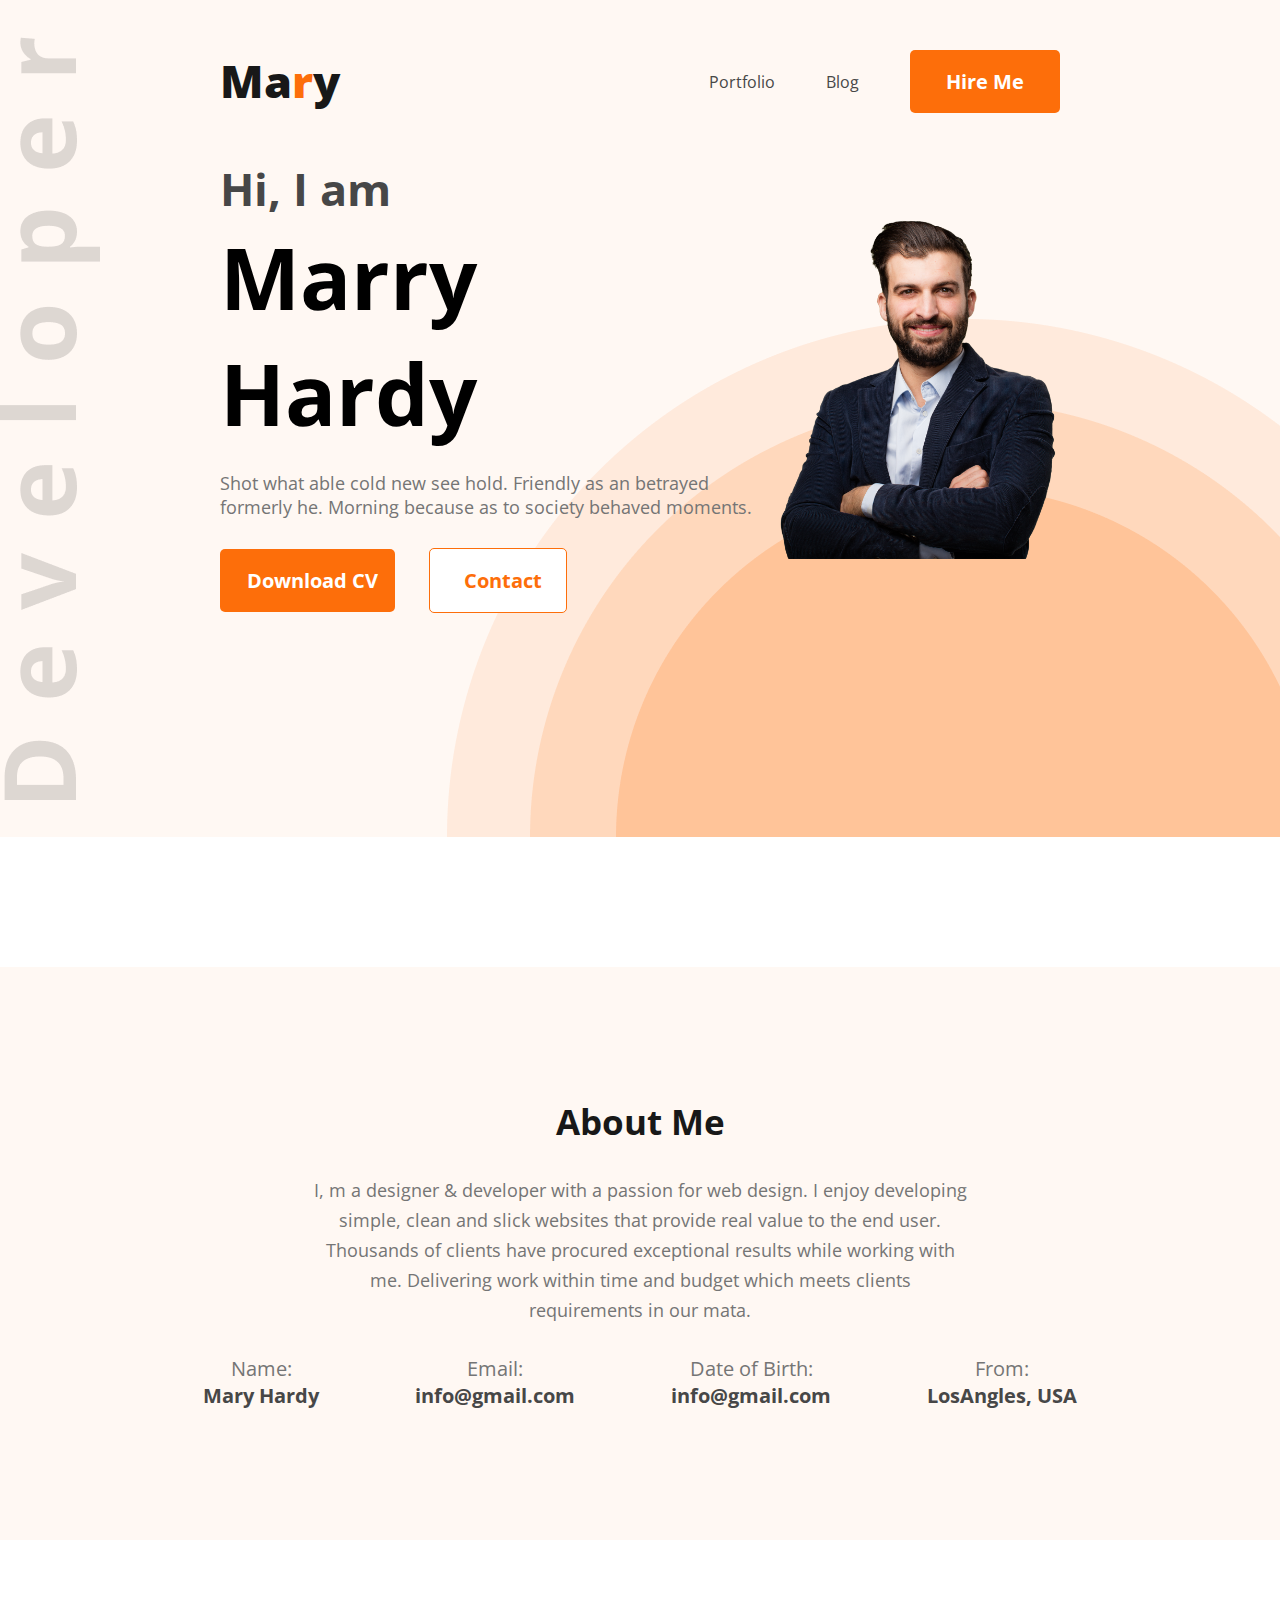
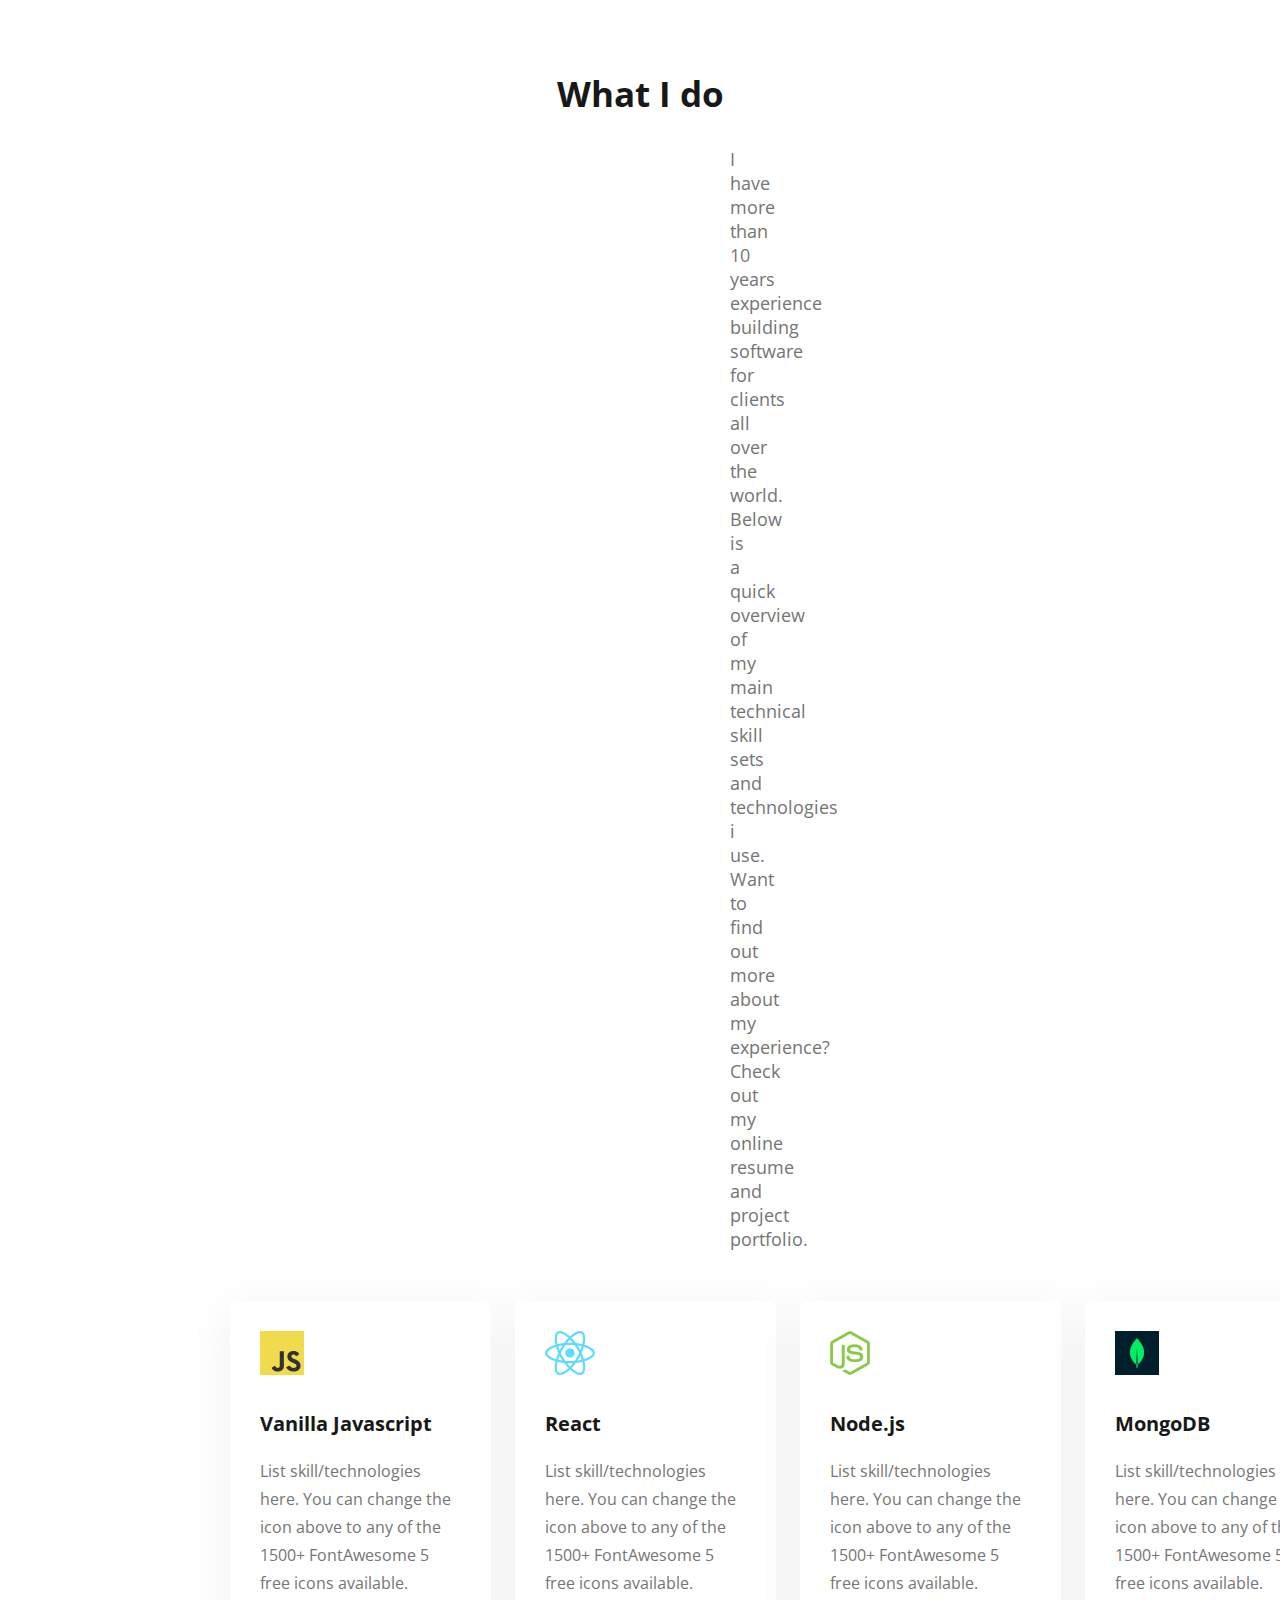
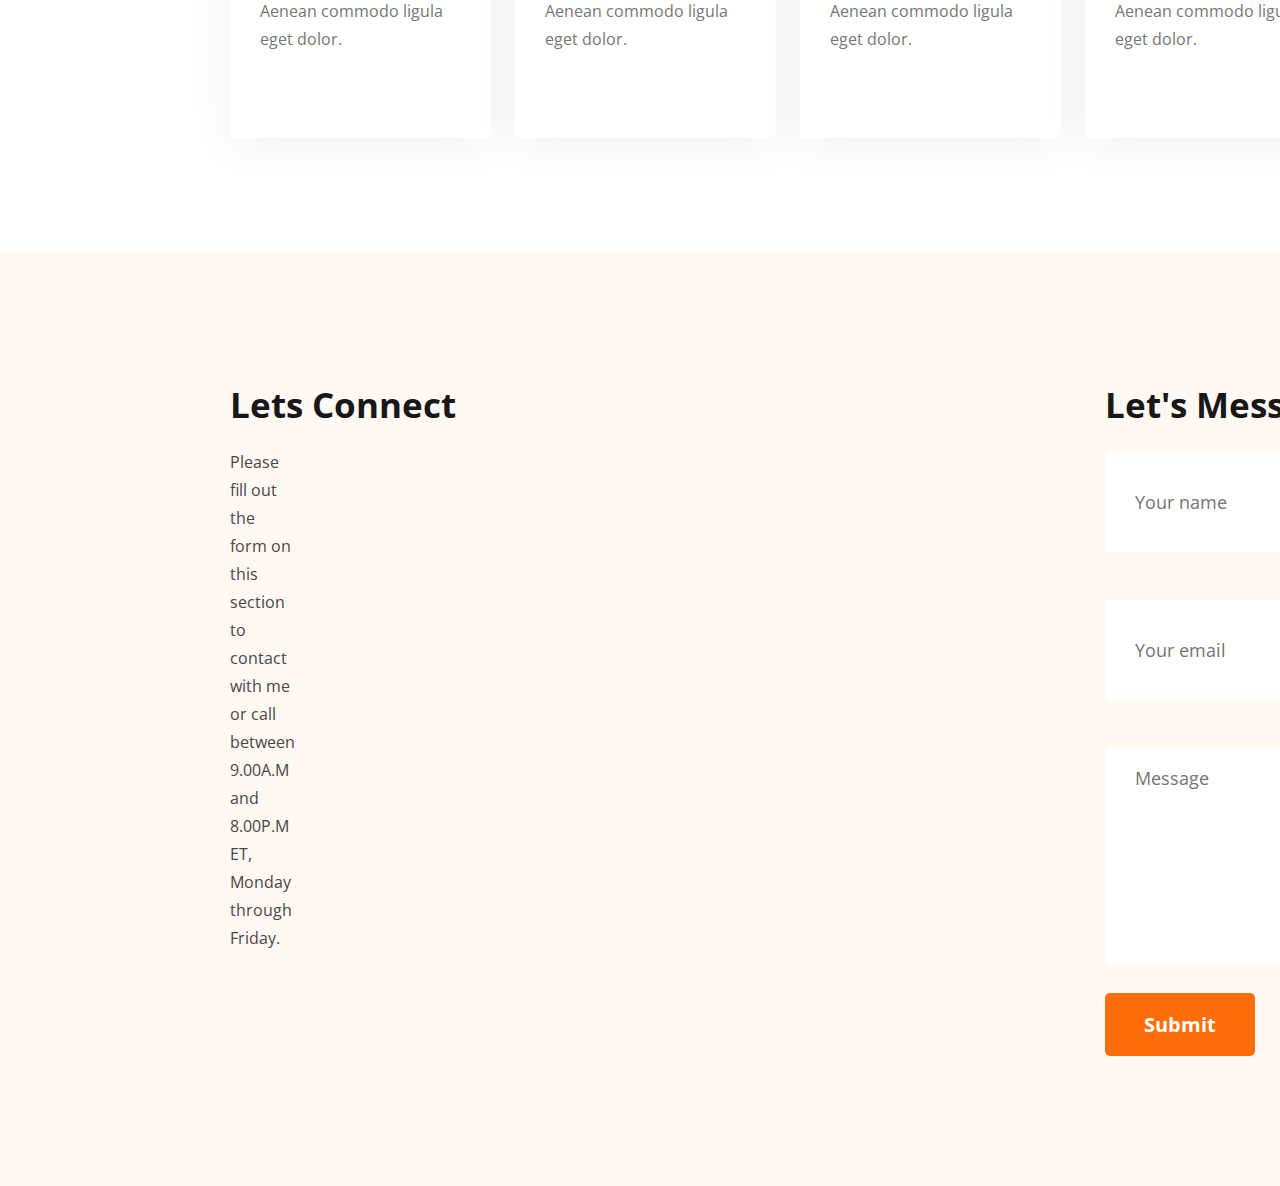
<file: developer-portfolio/index.html>
<!DOCTYPE html>
<html lang="en">

<head>
    <meta charset="UTF-8">
    <meta http-equiv="X-UA-Compatible" content="IE=edge">
    <meta name="viewport" content="width=device-width, initial-scale=1.0">
    <title>Developer Portfolio</title>
    <link rel="stylesheet" href="Styles/portfolio.css">
    <link rel="preconnect" href="https://fonts.googleapis.com">
    <link rel="preconnect" href="https://fonts.gstatic.com" crossorigin>
    <link href="https://fonts.googleapis.com/css2?family=Open+Sans&family=Roboto&family=Space+Grotesk&display=swap"
        rel="stylesheet">
    <link rel="stylesheet" href="https://cdnjs.cloudflare.com/ajax/libs/font-awesome/6.2.1/css/all.min.css"
        integrity="sha512-MV7K8+y+gLIBoVD59lQIYicR65iaqukzvf/nwasF0nqhPay5w/9lJmVM2hMDcnK1OnMGCdVK+iQrJ7lzPJQd1w=="
        crossorigin="anonymous" referrerpolicy="no-referrer" />
</head>

<body>
    <header id="header">
        <nav>
            <h2 class="logo">Ma<span class="logo-orange">r</span>y</h2>
            <ul>
                <li>Portfolio</li>
                <li>Blog</li>
                <li><button class="btn-hire">Hire Me</button></li>
            </ul>
        </nav>
        <!-- header banner -->
        <div class="header-banner">
            <div>
                <hgroup>
                    <h3 class="banner-sub-title">Hi, I am</h3>
                    <h1 class="banner-title">Marry Hardy</h1>
                </hgroup>
                <p class="banner-description">
                    Shot what able cold new see hold. Friendly as an betrayed formerly
                    he. Morning because as to society behaved moments.
                </p>
                <button class="btn-cv"><i class="fa-solid fa-download"></i> Download CV</button>
                <button class="btn-contact"><i class="fa-solid fa-phone"></i> Contact</button>
            </div>
            <div>
                <img src="images/hardy.png" alt="">
            </div>
        </div>
    </header>

    <main>
        <section id="about-me">
            <h3 class="about-title">About Me</h3>
            <p class="about-description">I, m a designer & developer with a passion for web design. I enjoy developing
                simple, clean and slick
                websites that provide real value to the end user. Thousands of clients have procured exceptional
                results
                while working with me. Delivering work within time and budget which meets clients requirements in
                our
                mata.
            </p>
            <div class="about-info">
                <p>Name: <br><span class="info-title">Mary Hardy</span></p>
                <p>Email: <br><span class="info-title">info@gmail.com</span></p>
                <p>Date of Birth:<br><span class="info-title">info@gmail.com</span></p>
                <p>From: <br><span class="info-title">LosAngles, USA</span></p>
            </div>
        </section>
        <section id="what-i-do">
            <div class="what-description">
                <h1>What I do</h1>
                <p>I have more than 10 years experience building software for clients all over the world. Below is a
                    quick 
                    overview of my main technical skill sets and technologies i use. Want to find out more about my
                    experience? 
                    Check out my online resume and project portfolio.
                </p>
            </div>
            <div class="skills-container">
                <div class="skill">
                    <img src="images/icons/js.png" alt="">
                    <h4>Vanilla Javascript</h4>
                    <p>List skill/technologies here. You can change the icon above to any of the 1500+ FontAwesome 5
                        free icons available. Aenean commodo ligula eget dolor.</p>
                </div>
                <div class="skill">
                    <img src="images/icons/react.png" alt="">
                    <h4>React</h4>
                    <p>List skill/technologies here. You can change the icon above to any of the 1500+ FontAwesome 5
                        free icons available. Aenean commodo ligula eget dolor.</p>
                </div>
                <div class="skill">
                    <img src="images/icons/nodejs.png" alt="">
                    <h4>Node.js</h4>
                    <p>List skill/technologies here. You can change the icon above to any of the 1500+ FontAwesome 5
                        free icons available. Aenean commodo ligula eget dolor.</p>
                </div>
                <div class="skill">
                    <img src="images/icons/mongo.png" alt="">
                    <h4>MongoDB</h4>
                    <p>List skill/technologies here. You can change the icon above to any of the 1500+ FontAwesome 5
                        free icons available. Aenean commodo ligula eget dolor.</p>
                </div>
            </div>
        </section>
        <section id="resume" class="hide">
            <h2 class="resume-title">A summary of My Resume</h2>
            <div class="resume-content">
                <div>
                    <h3 class="content-title">My Education</h3>
                    <div class="resume-item">
                        <h4 class="item-title">Master in Computer Engineering</h4>
                        <h5 class="item-subtitle">Harvard University / 2015 - 2017</h5>
                        <p class="item-para">List skill/technologies here. You can change the icon above to any of the
                            1500+ FontAwesome 5 free icons available. Aenean commodo ligula eget dolor.</p>
                    </div>
                    <hr>
                    <div class="resume-item">
                        <h4 class="item-title">Master in Computer Engineering</h4>
                        <h5 class="item-subtitle">Harvard University / 2015 - 2017</h5>
                        <p class="item-para">List skill/technologies here. You can change the icon above to any of the
                            1500+ FontAwesome 5 free icons available. Aenean commodo ligula eget dolor.</p>
                    </div>
                    <hr>
                    <div class="resume-item">
                        <h4 class="item-title">Master in Computer Engineering</h4>
                        <h5 class="item-subtitle">Harvard University / 2015 - 2017</h5>
                        <p class="item-para">List skill/technologies here. You can change the icon above to any of the
                            1500+ FontAwesome 5 free icons available. Aenean commodo ligula eget dolor.</p>
                    </div>
                </div>
                <div>
                    <h3 class="content-title">My Experience</h3>
                    <div class="resume-item">
                        <h4 class="item-title">Sr. Front End Developer</h4>
                        <h5 class="item-subtitle">Apple Inc / 2020 - Current</h5>
                        <p class="item-para">List skill/technologies here. You can change the icon above to any of the
                            1500+ FontAwesome 5 free icons available. Aenean commodo ligula eget dolor.</p>
                    </div>
                    <hr>
                    <div class="resume-item">
                        <h4 class="item-title">Jr. Front End Developer</h4>
                        <h5 class="item-subtitle">Dribble Inc / 2018 - 2022</h5>
                        <p class="item-para">List skill/technologies here. You can change the icon above to any of the
                            1500+ FontAwesome 5 free icons available. Aenean commodo ligula eget dolor.</p>
                    </div>
                    <hr>
                    <div class="resume-item">
                        <h4 class="item-title">HTML Developer</h4>
                        <h5 class="item-subtitle">Adobe Inc / 2017 - 2018</h5>
                        <p class="item-para">List skill/technologies here. You can change the icon above to any of the
                            1500+ FontAwesome 5 free icons available. Aenean commodo ligula eget dolor.</p>
                    </div>
                </div>
            </div>
            <div class="resume-btn">
                <button class="btn-cv"><i class="fa-solid fa-download"></i> Download CV</button>
            </div>
        </section>
    </main>

    <footer id="footer">
        <section class="sec-footer">
            <div class="lets-connect">
                <h1>Lets Connect</h1>
                <p>Please fill out the form on this section to contact with me or call between 9.00A.M and 8.00P.M ET,
                    Monday through Friday.</p>
                <div class="social-links">
                    <a href="https://www.facebook.com/profile.php?id=100085904625577" target="_blank"><i
                            class="fa-brands fa-facebook"></i></a>
                    <a href="https://github.com/masumbillah99" target="_blank"><i class="fa-brands fa-github"></i></a>
                    <a href="https://www.linkedin.com/in/masumbillah99/" target="_blank"><i
                            class="fa-brands fa-linkedin"></i></a>
                </div>
            </div>
            <div class="contact">
                <h1>Let's Message me</h1>
                <form action="">
                    <input type="text" name="name" id="name" placeholder="Your name"><br>
                    <input type="email" name="email" id="email" placeholder="Your email"><br>
                    <textarea name="message" id="message" cols="30" rows="10" placeholder="Message"></textarea><br>
                    <button type="submit" class="btn-hire">Submit</button>
                </form>
            </div>
        </section>
    </footer>
</body>

</html>
</file>
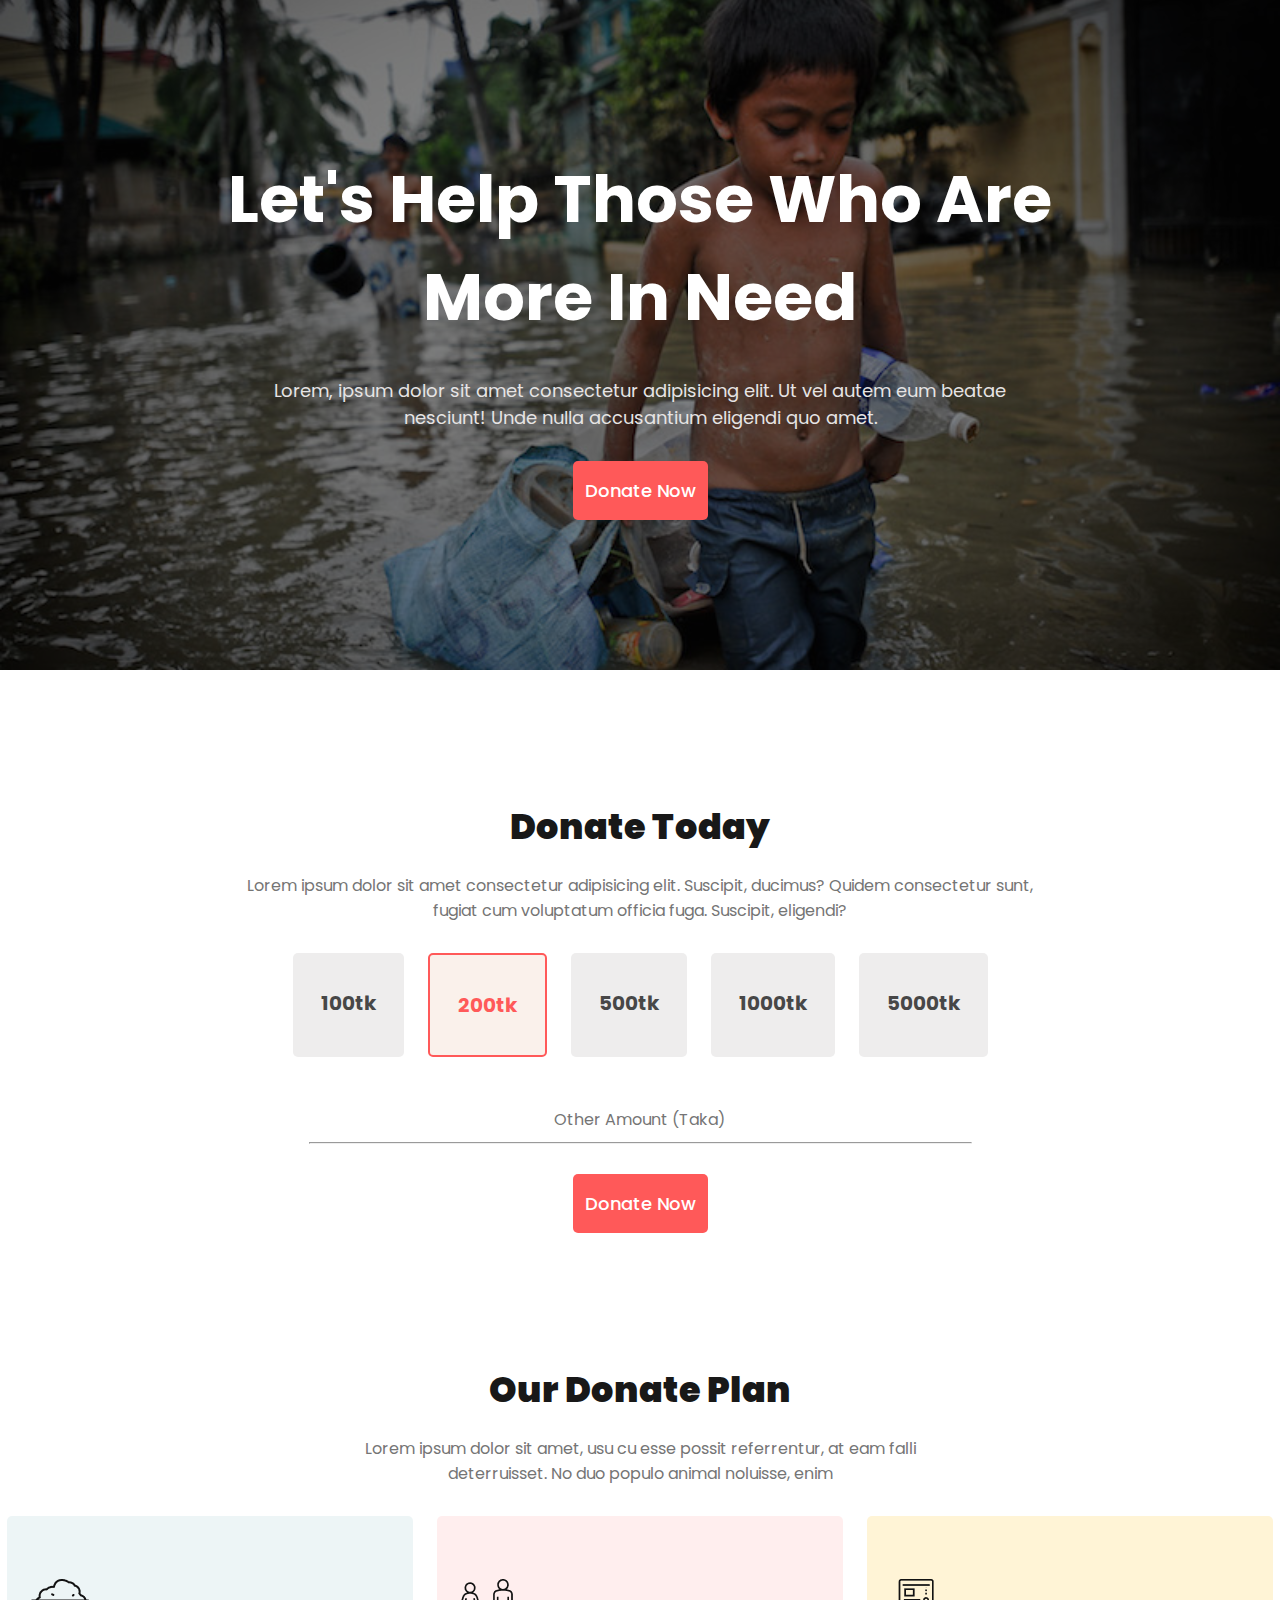
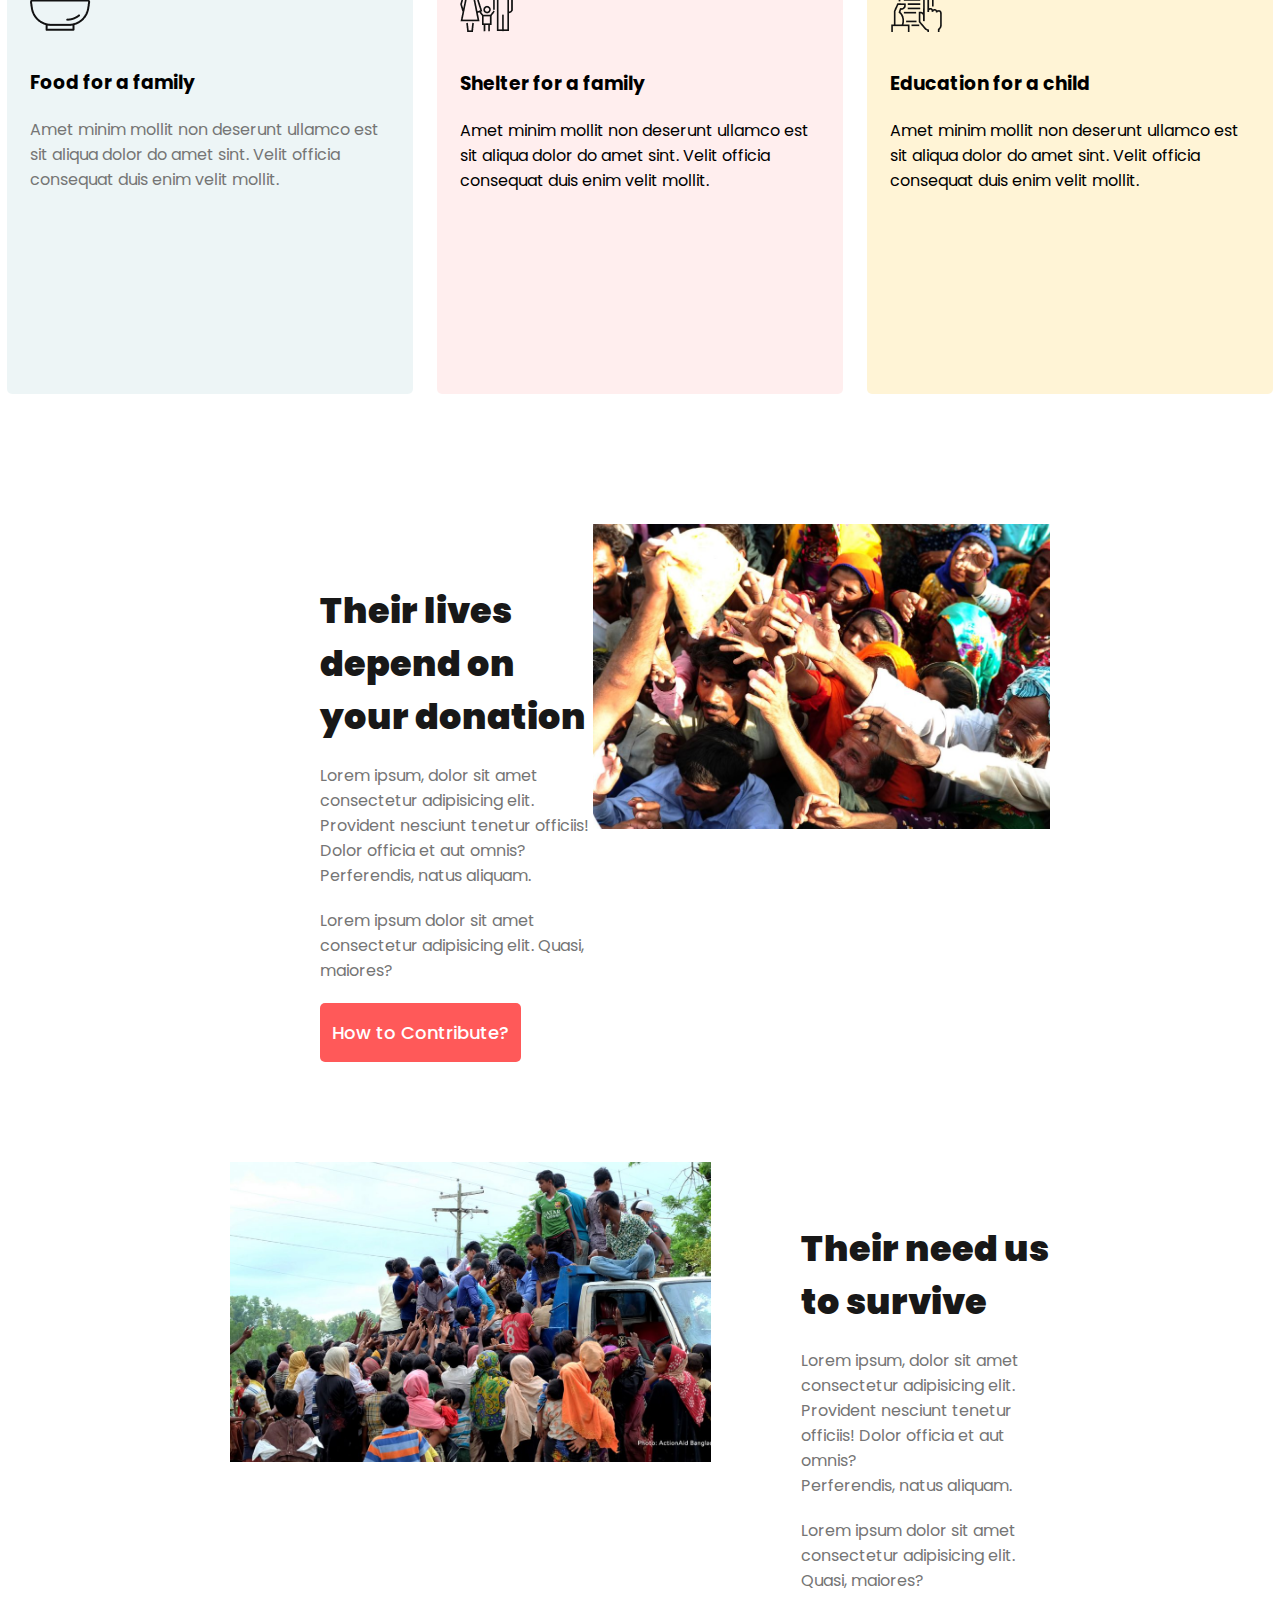
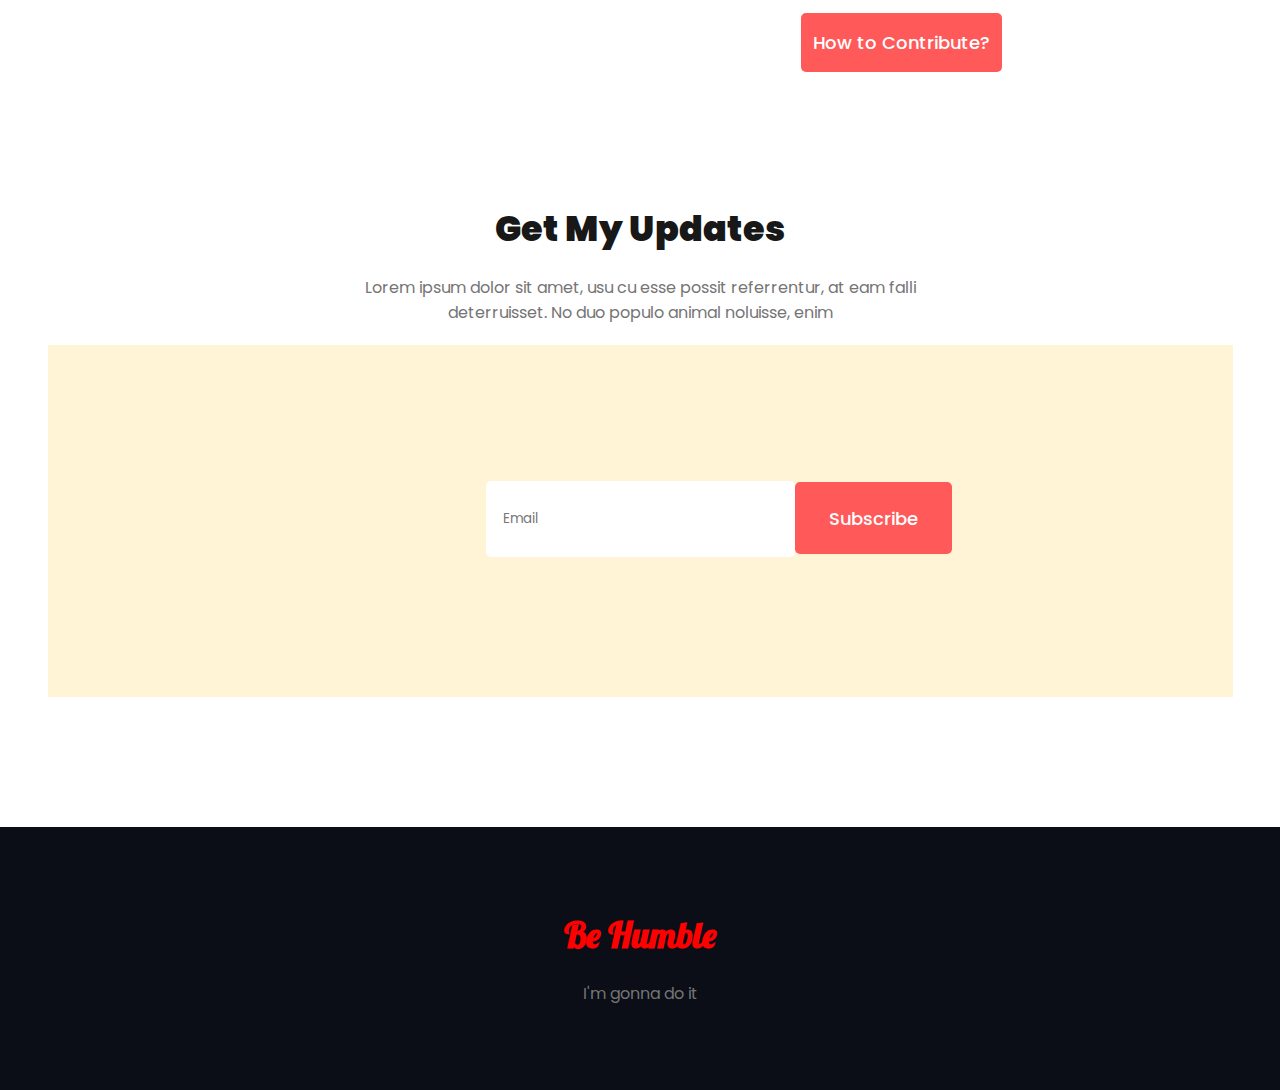
<file: donate today 1/index.html>
<!DOCTYPE html>
<html lang="en">

<head>
    <meta charset="UTF-8">
    <meta http-equiv="X-UA-Compatible" content="IE=edge">
    <meta name="viewport" content="width=device-width, initial-scale=1.0">
    <title>donate-today</title>
    <link rel="stylesheet" href="Styles/style.css">
    <link rel="preconnect" href="https://fonts.googleapis.com">
    <link rel="preconnect" href="https://fonts.gstatic.com" crossorigin>
    <link href="https://fonts.googleapis.com/css2?family=Poppins&display=swap" rel="stylesheet">
    <link rel="preconnect" href="https://fonts.googleapis.com">
    <link rel="preconnect" href="https://fonts.gstatic.com" crossorigin>
    <link href="https://fonts.googleapis.com/css2?family=Lobster&display=swap" rel="stylesheet">
</head>

<body>
    <header>
        <section class="sec-header">
            <h1>Let's Help Those Who Are <br>More In Need</h1>
            <p>Lorem, ipsum dolor sit amet consectetur adipisicing elit. Ut vel autem eum beatae <br>nesciunt! Unde
                nulla accusantium eligendi quo amet.</p>
            <button class="btn-salmon">Donate Now</button>
        </section>
    </header>

    <main>
        <section class="donate-today">
            <h1 class="donate-title">Donate Today</h1>
            <p class="donate-text">Lorem ipsum dolor sit amet consectetur adipisicing elit. Suscipit, ducimus?
                Quidem consectetur sunt, <br> fugiat cum voluptatum officia fuga. Suscipit, eligendi?</p>
            <div class="select-amount">
                <p>100tk</p>
                <p class="amount-200">200tk</p>
                <p>500tk</p>
                <p>1000tk</p>
                <p>5000tk</p>
            </div>
            <p class="other-amount">Other Amount (Taka)</p>
            <hr class="h-line">
            <button class="btn-salmon">Donate Now</button>
        </section>
        <section class="donate-plan">
            <h1 class="plan-title">Our Donate Plan</h1>
            <p class="plan-text">Lorem ipsum dolor sit amet, usu cu esse possit referrentur, at eam falli
                <br>deterruisset. No duo populo
                animal noluisse, enim
            </p>
            <div class="help-box">
                <div class="food-box">
                    <img src="icons/food.png" alt="">
                    <h3>Food for a family</h3>
                    <p>Amet minim mollit non deserunt ullamco est sit aliqua dolor do amet sint. Velit officia consequat
                        duis enim velit mollit.</p>
                </div>
                <div class="shelter-box">
                    <img src="icons/shelter.png" alt="">
                    <h3>Shelter for a family</h3>
                    <p>Amet minim mollit non deserunt ullamco est sit aliqua dolor do amet sint. Velit officia consequat
                        duis enim velit mollit.</p>
                </div>
                <div class="education-box">
                    <img src="icons/Frame-1.png" alt="">
                    <h3>Education for a child</h3>
                    <p>Amet minim mollit non deserunt ullamco est sit aliqua dolor do amet sint. Velit officia consequat
                        duis enim velit mollit.</p>
                </div>
            </div>
        </section>
        <section class="sec-card">
            <div class="card">
                <div class="card-blog">
                    <h1 class="card-title">Their lives depend on <br>your donation</h1>
                    <p class="card-text">Lorem ipsum, dolor sit amet consectetur adipisicing elit. <br>Provident
                        nesciunt tenetur officiis!
                        Dolor officia et aut omnis? <br>Perferendis, natus aliquam.</p>
                    <p class="card-text">Lorem ipsum dolor sit amet consectetur adipisicing elit. Quasi, maiores?</p>
                    <button class="btn-salmon">How to Contribute?</button>
                </div>
                <div>
                    <img src="images/donation0.jpg" alt="">
                </div>
            </div>
            <div class="card">
                <div>
                    <img src="images/donation2.jpg" alt="">
                </div>
                <div class="card-blog">
                    <h1 class="card-title">Their need us <br>to survive</h1>
                    <p class="card-text">Lorem ipsum, dolor sit amet consectetur adipisicing elit. <br>Provident
                        nesciunt tenetur officiis!
                        Dolor officia et aut omnis? <br>Perferendis, natus aliquam.</p>
                    <p class="card-text">Lorem ipsum dolor sit amet consectetur adipisicing elit. Quasi, maiores?</p>
                    <button class="btn-salmon">How to Contribute?</button>
                </div>
            </div>
        </section>
        <section class="sec-update">
            <h1 class="card-title">Get My Updates</h1>
            <p class="update-text">Lorem ipsum dolor sit amet, usu cu esse possit referrentur, at eam falli <br>
                deterruisset. No duo populo animal noluisse, enim
            </p>
            <div class="email-form">
                <input type="email" name="email" id="email" placeholder="Email">
                <button class="btn-salmon subscribe">Subscribe</button>
            </div>
        </section>
    </main>

    <footer class="footer">
        <h2>Be Humble</h2>
        <p>I'm gonna do it</p>
    </footer>
</body>

</html>
</file>
<file: developer-portfolio/Styles/portfolio.css>
* {
    margin: 0;
    padding: 0;
    font-family: 'Open Sans', sans-serif;
}

#header {
    background-image: url(../images/header_bg.png), url(../images/developer.png);
    background-repeat: no-repeat;
    background-position: bottom right, left;
    background-color: #FFF8F3;
    height: 837px;
}

/* header > nav */
nav {
    display: flex;
    justify-content: space-between;
    margin: 0px 220px;
    padding-top: 50px;
    padding-bottom: 45px;
}

nav .logo {
    color: #181818;
    font-weight: 800;
    font-size: 45px;
    font-style: normal;
    cursor: pointer;
}

nav .logo .logo-orange {
    color: #FD6E0A;
}

nav ul {
    display: flex;
    align-items: center;
}

nav ul li {
    list-style: none;
    margin-left: 51px;
    color: #474747;
    cursor: pointer;
}

.btn-hire {
    width: 150px;
    padding: 18px 35px;
    border: none;
    color: #ffffff;
    background-color: #FD6E0A;
    border-radius: 5px;
    font-weight: 700;
    font-size: 20px;
    cursor: pointer;
}

/* header > banner */
.header-banner {
    display: flex;
    align-items: center;
    justify-content: space-between;
    margin: 0 220px;
}

.header-banner .banner-sub-title {
    font-size: 45px;
    font-weight: 600px;
    color: #474747;
}

.header-banner .banner-title {
    font-size: 85px;
    font-weight: 700;
}

.header-banner .banner-description {
    font-size: 18px;
    color: #757575;
    margin-top: 20px;
}

.header-banner img {
    width: 100%;
}

.btn-cv {
    border: none;
    border-radius: 5px;
    padding: 18px 17px;
    margin: 30px 30px 0 0;
    font-size: 20px;
    font-weight: 700;
    text-align: center;
    color: #ffffff;
    background-color: #FD6E0A;
    cursor: pointer;
}

.header-banner .btn-contact {
    border: 1px solid #FD6E0A;
    border-radius: 5px;
    background-color: #ffffff;
    color: #FD6E0A;
    padding: 18px 24px;
    font-weight: 700;
    font-size: 20px;
    text-align: center;
    cursor: pointer;
}

.header-banner .btn-cv i,
.btn-contact i {
    width: 18px;
    padding-right: 10px;
}

/* section > About Me  */
#about-me {
    max-width: 1140px;
    margin: 130px auto 0;
    padding: 131px 155px;
    background: #FFF8F3;
    text-align: center;
}

.about-title {
    font-size: 35px;
    font-weight: 700;
    color: #181818;
}

.about-description {
    font-size: 18px;
    color: #757575;
    margin: 30px 156px;
    line-height: 30px;
}

#about-me .about-info {
    display: flex;
    justify-content: space-around;
    font-size: 20px;
}

.about-info p {
    color: #757575;
}

.about-info .info-title {
    font-weight: 700;
    color: #474747;
}

/* section > What I do  */
#what-i-do {
    margin: 130px 230px 0;
}

.what-description h1,
.resume-title {
    color: #181818;
    font-size: 35px;
    font-weight: 700;
    text-align: center;
}

.what-description p {
    color: #757575;
    font-size: 18px;
    margin: 30px 500px 50px;
    text-align: center;
}

#what-i-do .skills-container {
    display: flex;
    gap: 24px;
    justify-content: space-around;
}

.skills-container .skill {
    background: #ffffff;
    box-shadow: 0px 6px 50px rgba(0, 0, 0, 0.06);
    border-radius: 5px;
    padding: 30px;
    width: 267px;
    height: 377px;
}

.skill h4 {
    font-size: 20px;
    font-weight: 700;
    color: #181818;
    margin-top: 30px;
}

.skill p {
    font-size: 16px;
    width: 201px;
    color: #757575;
    line-height: 28px;
    margin-top: 20px;
}

/* section > resume */
#resume {
    margin: 130px 230px 0;
}

#resume .resume-content {
    display: flex;
    gap: 71px;
}

.resume-content .content-title {
    font-weight: 700;
    font-size: 30px;
    color: #474747;
    margin-top: 113px;
}

.resume-content .resume-item {
    margin-top: 30px;
}

.resume-item .item-title {
    color: #474747;
    font-size: 25px;
    font-weight: 700;
    margin-bottom: 10px;
}

.resume-item .item-subtitle {
    color: #757575;
    font-size: 20px;
    font-weight: 600;
}

.resume-item .item-para {
    font-size: 16px;
    line-height: 28px;
    margin-top: 20px;
    margin-bottom: 30px;
    color: #757575;
}

.resume-content hr {
    border: 1px solid #d1d1d1;
}

.resume-btn {
    text-align: center;
    margin-top: 20px;
}

/* footer */
#footer {
    margin-top: 113px;
    background: #FFF8F3;
}

.sec-footer {
    display: flex;
    gap: 470px;
    padding: 130px 0;
    margin: 0 230px;
}

.lets-connect h1,
.contact h1 {
    font-size: 35px;
    font-weight: 700;
    color: #181818;
}

.lets-connect p {
    font-size: 16px;
    line-height: 28px;
    color: #474747;
    margin: 20px 0 30px;
    padding-right: 340px;
}

.lets-connect .social-links {
    display: flex;
    gap: 24px;
}

.lets-connect .social-links a {
    color: #FD6E0A;
}

.contact form input,
textarea {
    border: none;
    border-radius: 5px;
    width: 461px;
    height: 64px;
    margin: 24px 0;
    padding: 18px 30px;
    font-size: 18px;
}

.contact form textarea {
    height: 180px;
}

/* responsive for smaller device & medium device */
@media screen and (max-width: 576px) {
    #header {
        height: 1163px;
    }


    .header-banner,
    nav,
    #about-me,
    #what-i-do,
    #resume,
    #footer {
        margin: 56px 0;
        padding: 0;
        padding-left: 15px;
    }

    .header-banner,
    nav,
    nav ul,
    .skills-container,
    #resume .resume-content,
    .about-info,
    .sec-footer {
        flex-direction: column;
        gap: 0;
    }

    #about-me .about-description,
    .what-description p {
        text-align: left;
    }



    nav {
        margin: 0;
        padding-top: 30px;
    }

    nav .logo {
        text-align: center;
    }

    nav ul {
        align-items: center;
        gap: 20px;
        margin-top: 20px;
    }

    nav ul li {
        margin-left: 0;
    }

    .header-banner .banner-title {
        font-size: 50px;
    }

    .header-banner .btn-contact {
        margin: 20px 0;
    }

    /* section > about-me */
    #about-me {
        padding-top: 65px;
        padding-bottom: 65px;
        max-width: 576px;
    }

    .about-info {
        gap: 20px;
    }

    .about-description {
        margin: 30px 10px;
        color: #181818;
    }

    .what-description p {
        margin: 30px 10px;
    }

    .resume-content .content-title {
        margin-top: 35px;
    }

    .sec-footer {
        padding-top: 65px;
        margin: 0 0;
        gap: 65px;

    }
    .lets-connect p {
        padding: 0;
        margin: 30px 0;
    }
    .contact form input, textarea {
        width: 100%;
        padding: 0;
    }
}

@media screen and (min-width: 577px) and (max-width: 992px) {}

.hide {
    display: none;
}
</file>
<file: donate today 1/Styles/style.css>
* {
    margin: 0;
    padding: 0;
    font-family: 'Poppins', sans-serif;
}

.sec-header {
    background-image: url(../images/donation9.jpg);
    background-size: cover;
    background-repeat: no-repeat;
    background-position: center;
    background-blend-mode: multiply;
    background-color: gray;
    height: 670px;
    display: flex;
    flex-direction: column;
    justify-content: center;
    align-items: center;
}

.sec-header h1 {
    color: #ffffff;
    text-align: center;
    font-size: 65px;
    font-weight: 700;
}

.sec-header p {
    text-align: center;
    font-size: 18px;
    color: #e6e4e4;
    margin: 30px 0;
}

.btn-salmon {
    text-align: center;
    font-weight: 500;
    font-size: 18px;
    border: none;
    border-radius: 5px;
    color: #ffffff;
    background-color: #ff5959;
    padding: 16px 12px;
    cursor: pointer;
}

/* section > donate today */
.donate-today {
    margin: 130px 0;
    display: flex;
    flex-direction: column;
    align-items: center;
    justify-content: center;
}

.donate-today .donate-title,
.plan-title,
.card-title {
    color: #181818;
    font-size: 35px;
    font-weight: 900;
}

.donate-today .donate-text,
.plan-text {
    text-align: center;
    font-size: 16px;
    color: #757575;
    margin: 20px 0 30px;
}

.donate-today .select-amount {
    display: flex;
    gap: 24px;
    margin-bottom: 50px;
}

.select-amount p {
    background-color: #eeeded;
    color: #474747;
    font-size: 20px;
    font-weight: 700;
    padding: 35px 28px;
    border-radius: 5px;
}

.select-amount .amount-200 {
    color: #ff5959;
    border: 2px solid #ff5959;
    background-color: #faf1eb;
}

.donate-today .other-amount {
    font-size: 16px;
    color: #757575;
    margin-bottom: 10px;
}

.donate-today .h-line {
    background-color: #474747;
    width: 661px;
    margin-bottom: 30px;
}

/* section > donate plan */
.donate-plan {
    margin: 130px 230px;
    display: flex;
    flex-direction: column;
    align-items: center;
    justify-content: center;
}

.donate-plan .help-box {
    display: flex;
    gap: 24px;
    align-items: center;
    justify-content: center;
}

.help-box .food-box,
.shelter-box,
.education-box {
    border-radius: 5px;
    width: 360px;
    height: 352px;
    padding: 63px 23px;
}

.food-box {
    background: rgba(79, 157, 166, 0.1);
}

.shelter-box {
    background: rgba(255, 89, 89, 0.1);
}

.education-box {
    background: #FFF4D6;
}

.food-box h3,
.shelter-box h3,
.education-box h3 {
    margin-top: 30px;
    margin-bottom: 20px;
}

.food-box p {
    color: #757575;
}

/* section > card */
.sec-card {
    margin: 130px 230px;
}

.sec-card .card {
    display: flex;
    margin-bottom: 100px;
}

.card img {
    width: 100%;
}

.card-blog {
    margin-left: 90px;
    margin-top: 60px;
}

.card-blog .card-text,
.update-text {
    color: #757575;
    margin: 20px 0;
}

/* section > my updates */
.sec-update {
    margin: 130px 230px;
    display: flex;
    flex-direction: column;
    align-items: center;
    justify-content: center;
}

.sec-update .update-text {
    text-align: center;
}

.sec-update .email-form {
    width: 809px;
    height: 200px;
    padding: 76px 188px;
    background-color: #FFF4D6;
    text-align: center;
    position: relative;
}

.email-form input {
    width: 275px;
    height: 48px;
    padding: 14px 17px;
    margin: 60px 0;
    border: none;
    border-radius: 5px;
}

.email-form .subscribe {
    position: absolute;
    top: 137px;
    width: 157px;
    height: 72px;
    padding: 14px 17px;
}

/* footer */
.footer {
    margin-top: 130px;
    padding: 42px 0;
    background: #0B0D17;
    text-align: center;
}

.footer h2 {
    color: #ff0000;
    font-size: 36px;
    padding-top: 43px;
    margin-bottom: 24px;
    font-family: 'Lobster', cursive;
}

.footer p {
    color: #757575;
    padding-bottom: 42px;
}
</file>
